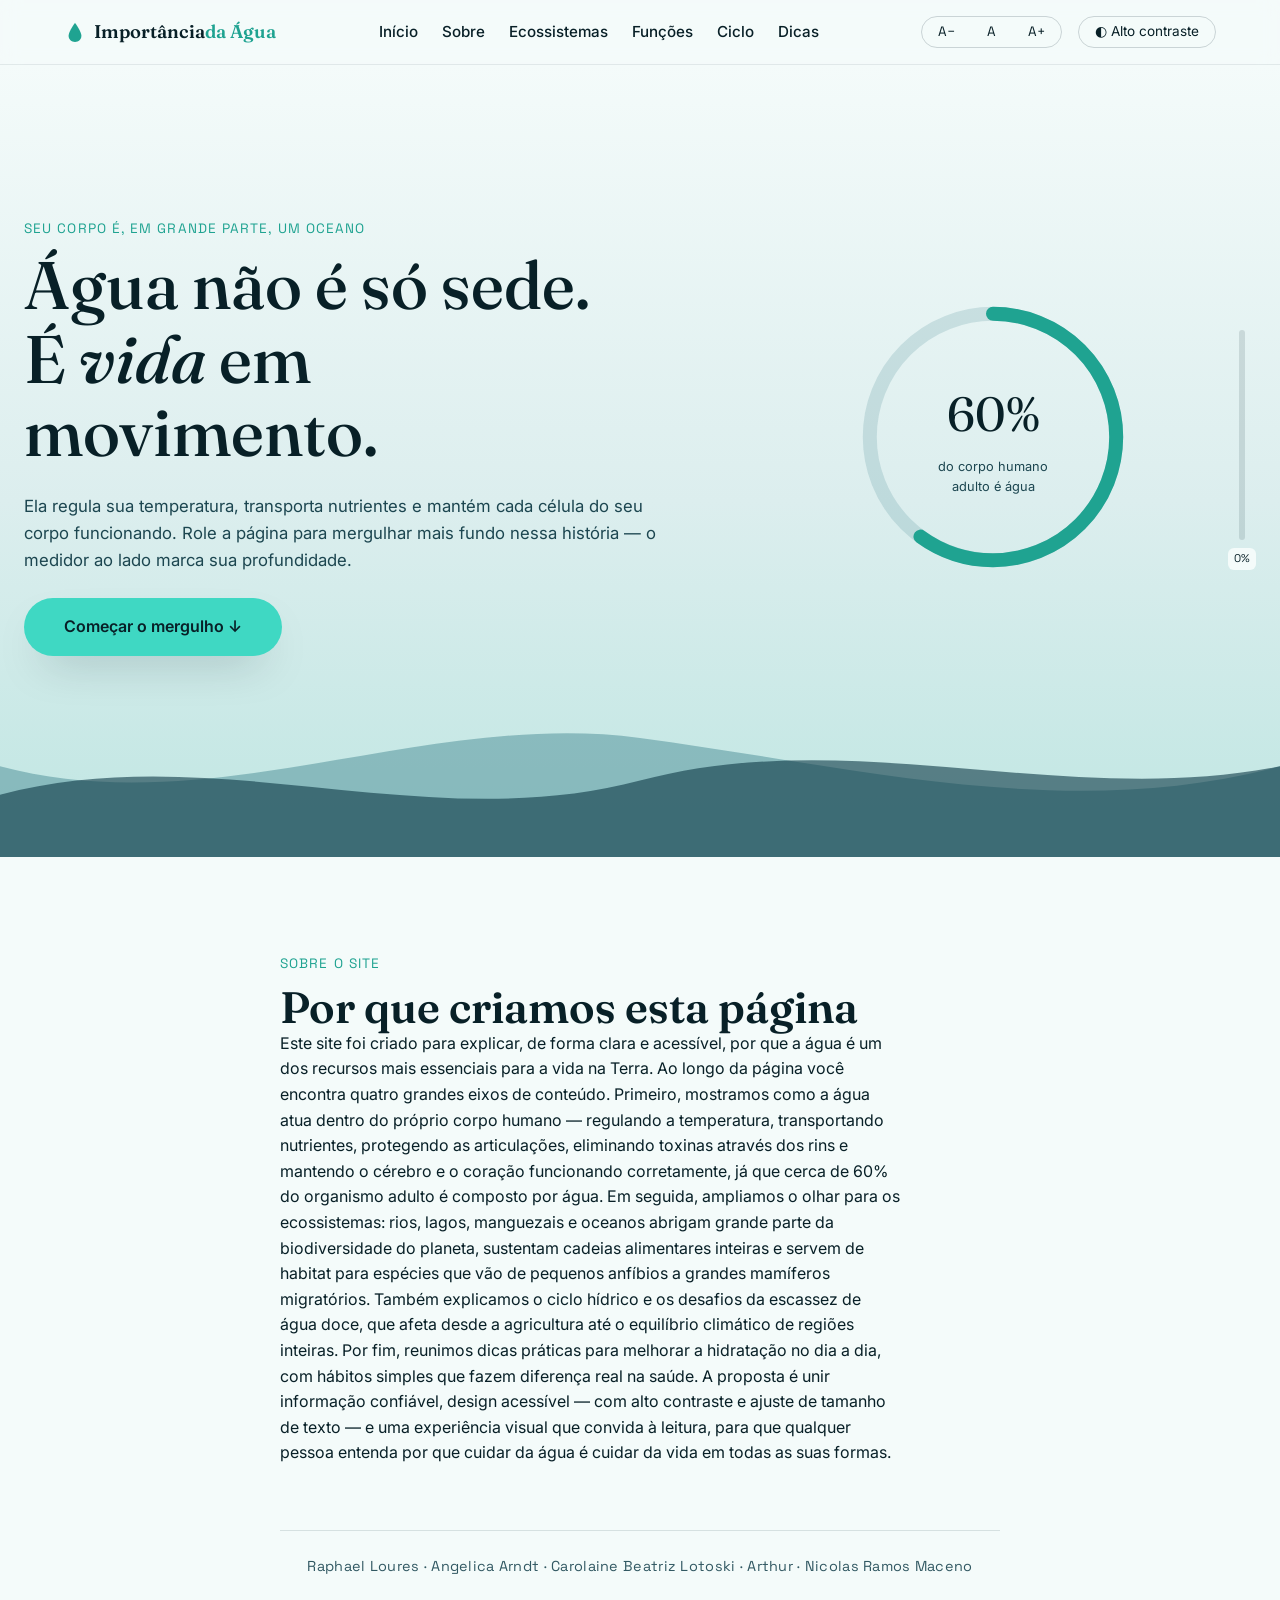
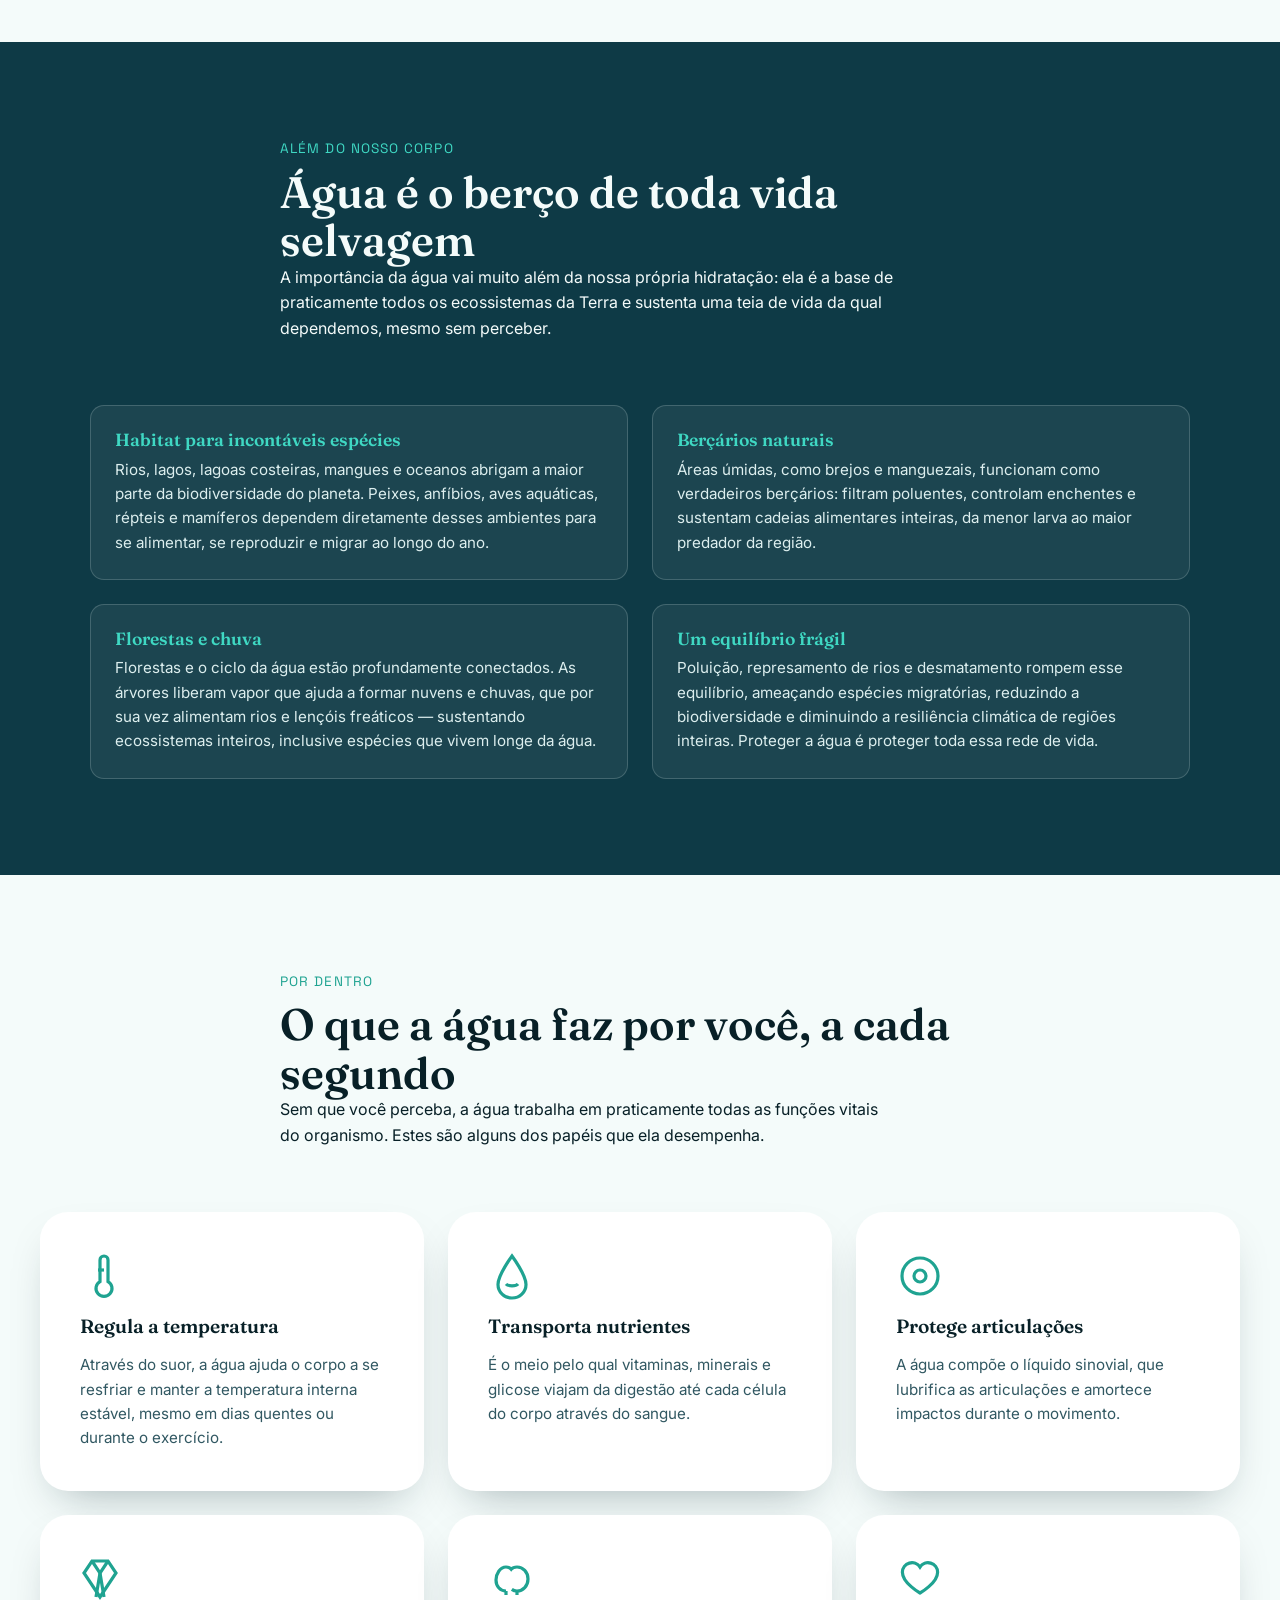
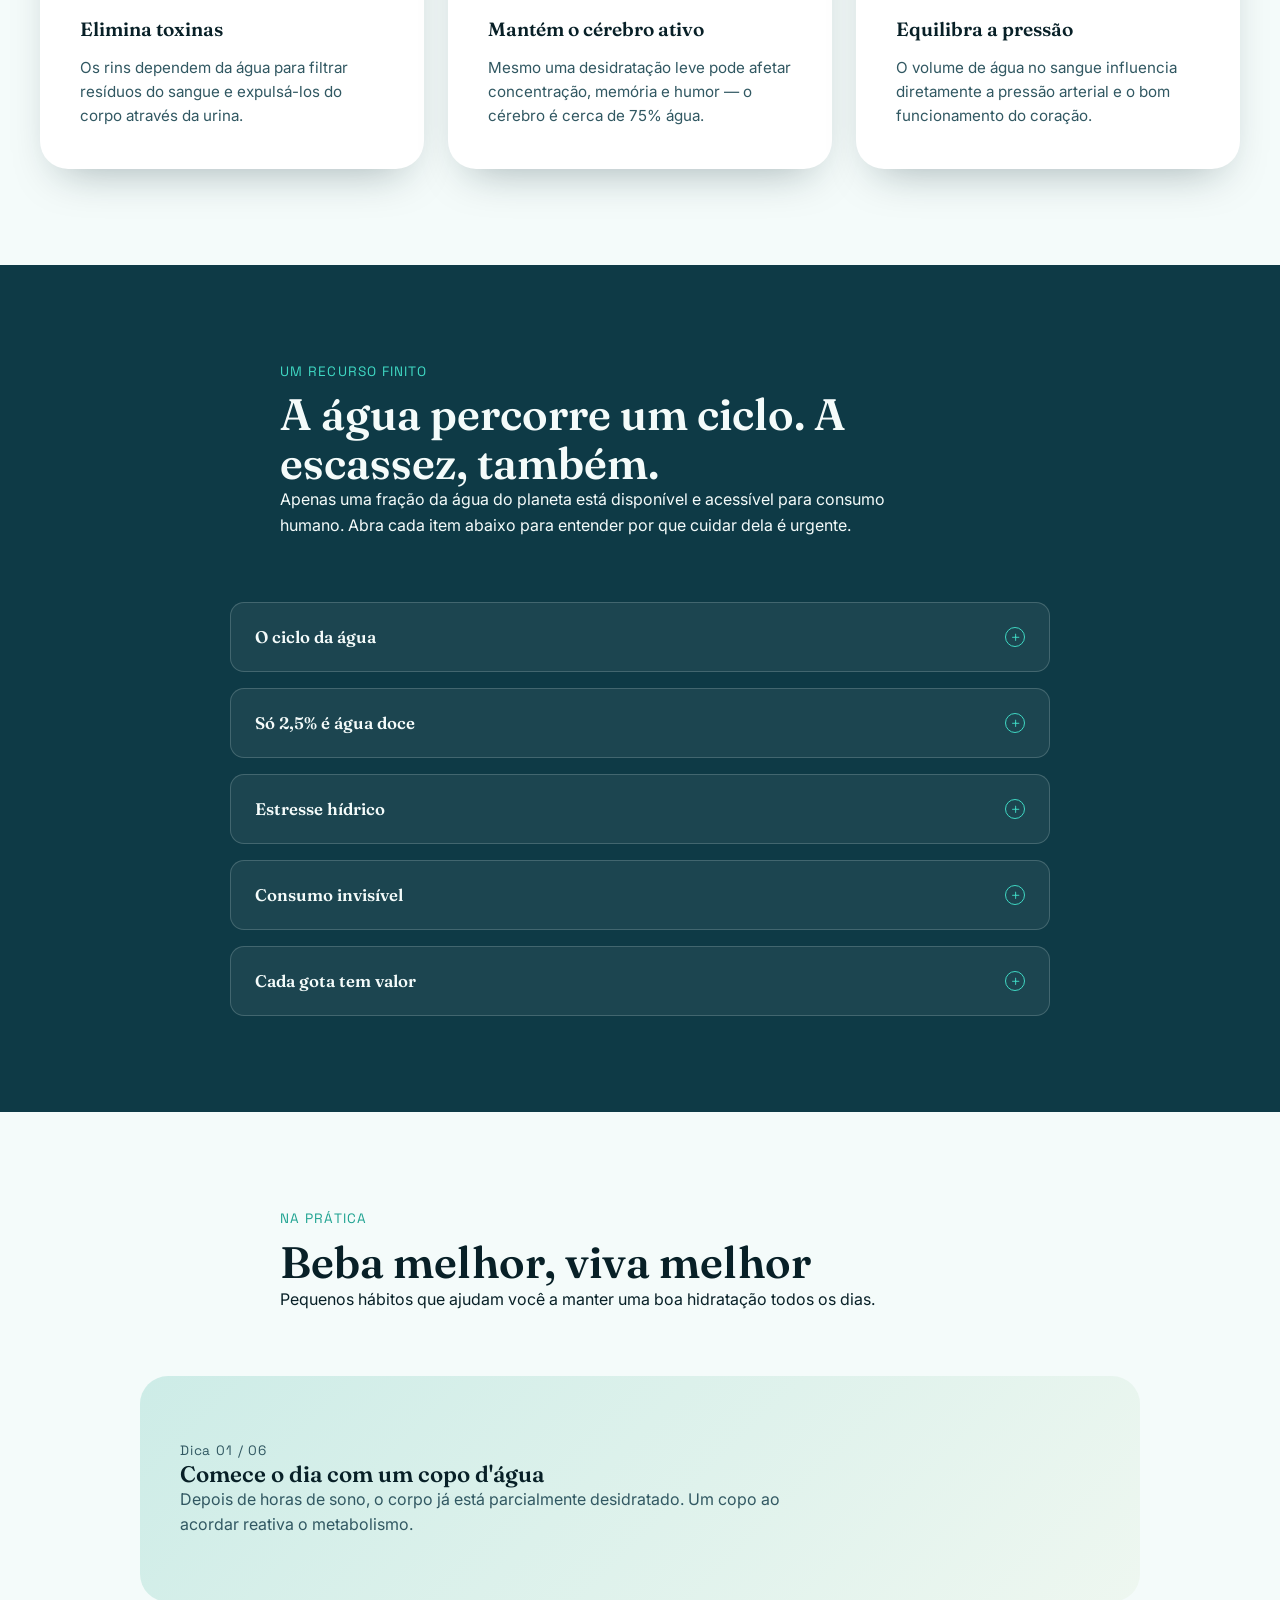
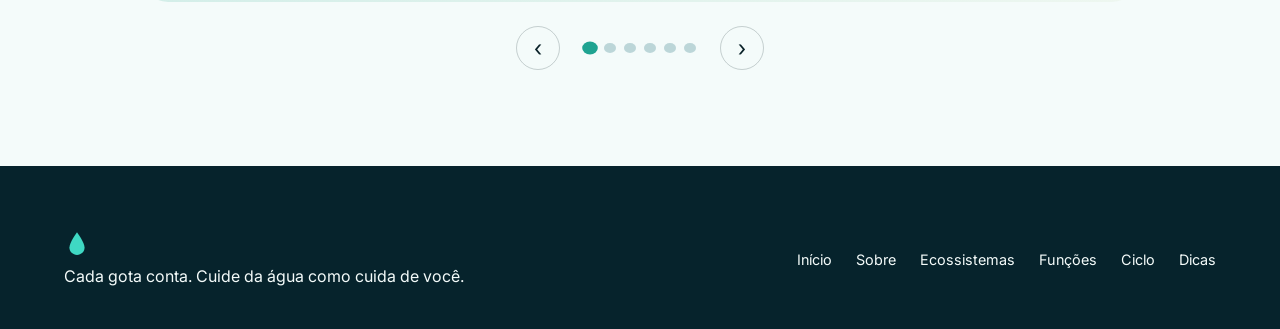
<file: index.html>
<!DOCTYPE html>
<html lang="pt-BR">
<head>
  <meta charset="UTF-8" />
  <meta name="viewport" content="width=device-width, initial-scale=1.0" />
  <title>Importância da Água</title>
  <meta name="description" content="Um mergulho visual pela importância da água: o que ela faz pelo corpo, como o ciclo hídrico funciona e como se hidratar melhor no dia a dia." />

  <link rel="preconnect" href="https://fonts.googleapis.com" />
  <link rel="preconnect" href="https://fonts.gstatic.com" crossorigin />
  <link href="https://fonts.googleapis.com/css2?family=Fraunces:opsz,wght@9..144,400;9..144,500;9..144,600;9..144,700&family=Inter:wght@400;500;600;700&family=Space+Grotesk:wght@500;600&display=swap" rel="stylesheet" />

  <link rel="stylesheet" href="style.css" />
</head>
<body>

  <a class="skip-link" href="#conteudo">Pular para o conteúdo</a>

    <div class="depth-gauge" aria-hidden="true">
    <div class="depth-gauge__track">
      <div class="depth-gauge__fill" id="depthFill"></div>
    </div>
    <span class="depth-gauge__label" id="depthLabel">0%</span>
  </div>

    <header class="site-header" id="topo">
    <div class="site-header__inner">
      <a href="#topo" class="logo" aria-label="Importância da Água, página inicial">
        <span class="logo__drop" aria-hidden="true">
          <svg viewBox="0 0 24 24" fill="none" xmlns="http://www.w3.org/2000/svg">
            <path d="M12 2C12 2 5 11.5 5 16.2C5 20 8.13 23 12 23C15.87 23 19 20 19 16.2C19 11.5 12 2 12 2Z" fill="currentColor"/>
          </svg>
        </span>
        <span class="logo__text">Importância<em>da Água</em></span>
      </a>

      <nav class="site-nav" aria-label="Navegação principal">
        <ul>
          <li><a href="#hero">Início</a></li>
          <li><a href="#sobre">Sobre</a></li>
          <li><a href="#ecossistemas">Ecossistemas</a></li>
          <li><a href="#funcoes">Funções</a></li>
          <li><a href="#ciclo">Ciclo</a></li>
          <li><a href="#dicas">Dicas</a></li>
        </ul>
      </nav>

      <div class="a11y-controls" role="group" aria-label="Controles de acessibilidade">
        <div class="a11y-controls__fontsize" role="group" aria-label="Ajustar tamanho do texto">
          <button type="button" id="fontDecrease" aria-label="Diminuir tamanho do texto">A−</button>
          <button type="button" id="fontReset" aria-label="Restaurar tamanho de texto padrão">A</button>
          <button type="button" id="fontIncrease" aria-label="Aumentar tamanho do texto">A+</button>
        </div>
        <button type="button" id="contrastToggle" class="contrast-toggle" aria-pressed="false">
          <span aria-hidden="true">◐</span> Alto contraste
        </button>
      </div>
    </div>
  </header>

  <main id="conteudo">

        <section id="hero" class="hero" aria-labelledby="hero-title">
      <div class="hero__content reveal">
        <p class="eyebrow">Seu corpo é, em grande parte, um oceano</p>
        <h1 id="hero-title">
          Água não é só sede.<br />
          É <em>vida</em> em movimento.
        </h1>
        <p class="hero__lead">
          Ela regula sua temperatura, transporta nutrientes e mantém cada célula do
          seu corpo funcionando. Role a página para mergulhar mais fundo nessa história —
          o medidor ao lado marca sua profundidade.
        </p>
        <a href="#funcoes" class="btn btn--primary">Começar o mergulho ↓</a>
      </div>

      <div class="hero__stat" aria-hidden="true">
        <div class="water-stat">
          <svg class="water-stat__ring" viewBox="0 0 200 200">
            <circle class="water-stat__track" cx="100" cy="100" r="88" />
            <circle class="water-stat__value" cx="100" cy="100" r="88" />
          </svg>
          <div class="water-stat__center">
            <span class="water-stat__number">60%</span>
            <span class="water-stat__caption">do corpo humano<br />adulto é água</span>
          </div>
        </div>
      </div>

      <div class="hero__waves" aria-hidden="true">
        <svg viewBox="0 0 1440 200" preserveAspectRatio="none">
          <path class="wave wave--back" d="M0,96 C240,160 480,32 720,64 C960,96 1200,160 1440,96 L1440,200 L0,200 Z"></path>
          <path class="wave wave--front" d="M0,128 C240,64 480,176 720,112 C960,48 1200,144 1440,96 L1440,200 L0,200 Z"></path>
        </svg>
      </div>
    </section>

        <section id="sobre" class="section section--light section--sobre" aria-labelledby="sobre-title">
      <div class="section__intro reveal">
        <p class="eyebrow">Sobre o site</p>
        <h2 id="sobre-title">Por que criamos esta página</h2>
        <p>
          Este site foi criado para explicar, de forma clara e acessível, por que a água é um
          dos recursos mais essenciais para a vida na Terra. Ao longo da página você encontra
          quatro grandes eixos de conteúdo. Primeiro, mostramos como a água atua dentro do
          próprio corpo humano — regulando a temperatura, transportando nutrientes, protegendo
          as articulações, eliminando toxinas através dos rins e mantendo o cérebro e o coração
          funcionando corretamente, já que cerca de 60% do organismo adulto é composto por água.
          Em seguida, ampliamos o olhar para os ecossistemas: rios, lagos, manguezais e oceanos
          abrigam grande parte da biodiversidade do planeta, sustentam cadeias alimentares
          inteiras e servem de habitat para espécies que vão de pequenos anfíbios a grandes
          mamíferos migratórios. Também explicamos o ciclo hídrico e os desafios da escassez de
          água doce, que afeta desde a agricultura até o equilíbrio climático de regiões
          inteiras. Por fim, reunimos dicas práticas para melhorar a hidratação no dia a dia,
          com hábitos simples que fazem diferença real na saúde. A proposta é unir informação
          confiável, design acessível — com alto contraste e ajuste de tamanho de texto — e uma
          experiência visual que convida à leitura, para que qualquer pessoa entenda por que
          cuidar da água é cuidar da vida em todas as suas formas.
        </p>
      </div>

      <p class="team-line reveal" aria-labelledby="equipe-title">
        <span class="sr-only" id="equipe-title">Integrantes do grupo</span>
        Raphael Loures · Angelica Arndt · Carolaine Beatriz Lotoski · Arthur · Nicolas Ramos Maceno
      </p>
    </section>

    <section id="ecossistemas" class="section section--deep" aria-labelledby="eco-title">
      <div class="section__intro reveal">
        <p class="eyebrow">Além do nosso corpo</p>
        <h2 id="eco-title">Água é o berço de toda vida selvagem</h2>
        <p>
          A importância da água vai muito além da nossa própria hidratação: ela é a base de
          praticamente todos os ecossistemas da Terra e sustenta uma teia de vida da qual
          dependemos, mesmo sem perceber.
        </p>
      </div>

      <div class="eco-grid reveal">
        <article class="eco-block">
          <h3>Habitat para incontáveis espécies</h3>
          <p>
            Rios, lagos, lagoas costeiras, mangues e oceanos abrigam a maior parte da
            biodiversidade do planeta. Peixes, anfíbios, aves aquáticas, répteis e mamíferos
            dependem diretamente desses ambientes para se alimentar, se reproduzir e migrar
            ao longo do ano.
          </p>
        </article>
        <article class="eco-block">
          <h3>Berçários naturais</h3>
          <p>
            Áreas úmidas, como brejos e manguezais, funcionam como verdadeiros berçários:
            filtram poluentes, controlam enchentes e sustentam cadeias alimentares inteiras,
            da menor larva ao maior predador da região.
          </p>
        </article>
        <article class="eco-block">
          <h3>Florestas e chuva</h3>
          <p>
            Florestas e o ciclo da água estão profundamente conectados. As árvores liberam
            vapor que ajuda a formar nuvens e chuvas, que por sua vez alimentam rios e lençóis
            freáticos — sustentando ecossistemas inteiros, inclusive espécies que vivem longe
            da água.
          </p>
        </article>
        <article class="eco-block">
          <h3>Um equilíbrio frágil</h3>
          <p>
            Poluição, represamento de rios e desmatamento rompem esse equilíbrio, ameaçando
            espécies migratórias, reduzindo a biodiversidade e diminuindo a resiliência
            climática de regiões inteiras. Proteger a água é proteger toda essa rede de vida.
          </p>
        </article>
      </div>
    </section>

    <section id="funcoes" class="section section--light" aria-labelledby="funcoes-title">
      <div class="section__intro reveal">
        <p class="eyebrow">Por dentro</p>
        <h2 id="funcoes-title">O que a água faz por você, a cada segundo</h2>
        <p>
          Sem que você perceba, a água trabalha em praticamente todas as funções
          vitais do organismo. Estes são alguns dos papéis que ela desempenha.
        </p>
      </div>

      <div class="cards-grid reveal" id="cardsGrid" role="list" aria-label="Funções da água no corpo humano">
              </div>
    </section>

        <section id="ciclo" class="section section--deep" aria-labelledby="ciclo-title">
      <div class="section__intro reveal">
        <p class="eyebrow">Um recurso finito</p>
        <h2 id="ciclo-title">A água percorre um ciclo. A escassez, também.</h2>
        <p>
          Apenas uma fração da água do planeta está disponível e acessível para
          consumo humano. Abra cada item abaixo para entender por que cuidar
          dela é urgente.
        </p>
      </div>

      <div class="accordion reveal" id="accordion">
              </div>
    </section>

        <section id="dicas" class="section section--light" aria-labelledby="dicas-title">
      <div class="section__intro reveal">
        <p class="eyebrow">Na prática</p>
        <h2 id="dicas-title">Beba melhor, viva melhor</h2>
        <p>Pequenos hábitos que ajudam você a manter uma boa hidratação todos os dias.</p>
      </div>

      <div class="carousel reveal" id="carousel" aria-roledescription="carrossel" aria-label="Dicas de hidratação">
        <div class="carousel__viewport">
          <ul class="carousel__track" id="carouselTrack">
                      </ul>
        </div>

        <div class="carousel__controls">
          <button type="button" class="carousel__btn" id="carouselPrev" aria-label="Dica anterior">‹</button>
          <div class="carousel__dots" id="carouselDots" role="tablist" aria-label="Selecionar dica"></div>
          <button type="button" class="carousel__btn" id="carouselNext" aria-label="Próxima dica">›</button>
        </div>

        <p class="sr-only" id="carouselStatus" aria-live="polite"></p>
      </div>
    </section>

  </main>

    <footer class="site-footer section--abyss">
    <div class="site-footer__inner">
      <div class="site-footer__brand">
        <span class="logo__drop" aria-hidden="true">
          <svg viewBox="0 0 24 24" fill="none" xmlns="http://www.w3.org/2000/svg">
            <path d="M12 2C12 2 5 11.5 5 16.2C5 20 8.13 23 12 23C15.87 23 19 20 19 16.2C19 11.5 12 2 12 2Z" fill="currentColor"/>
          </svg>
        </span>
        <p>Cada gota conta. Cuide da água como cuida de você.</p>
      </div>

      <nav aria-label="Links do rodapé">
        <ul>
          <li><a href="#hero">Início</a></li>
          <li><a href="#sobre">Sobre</a></li>
          <li><a href="#ecossistemas">Ecossistemas</a></li>
          <li><a href="#funcoes">Funções</a></li>
          <li><a href="#ciclo">Ciclo</a></li>
          <li><a href="#dicas">Dicas</a></li>
        </ul>
      </nav>
    </div>
  </footer>

  <script src="script.js"></script>
</body>
</html>
</file>
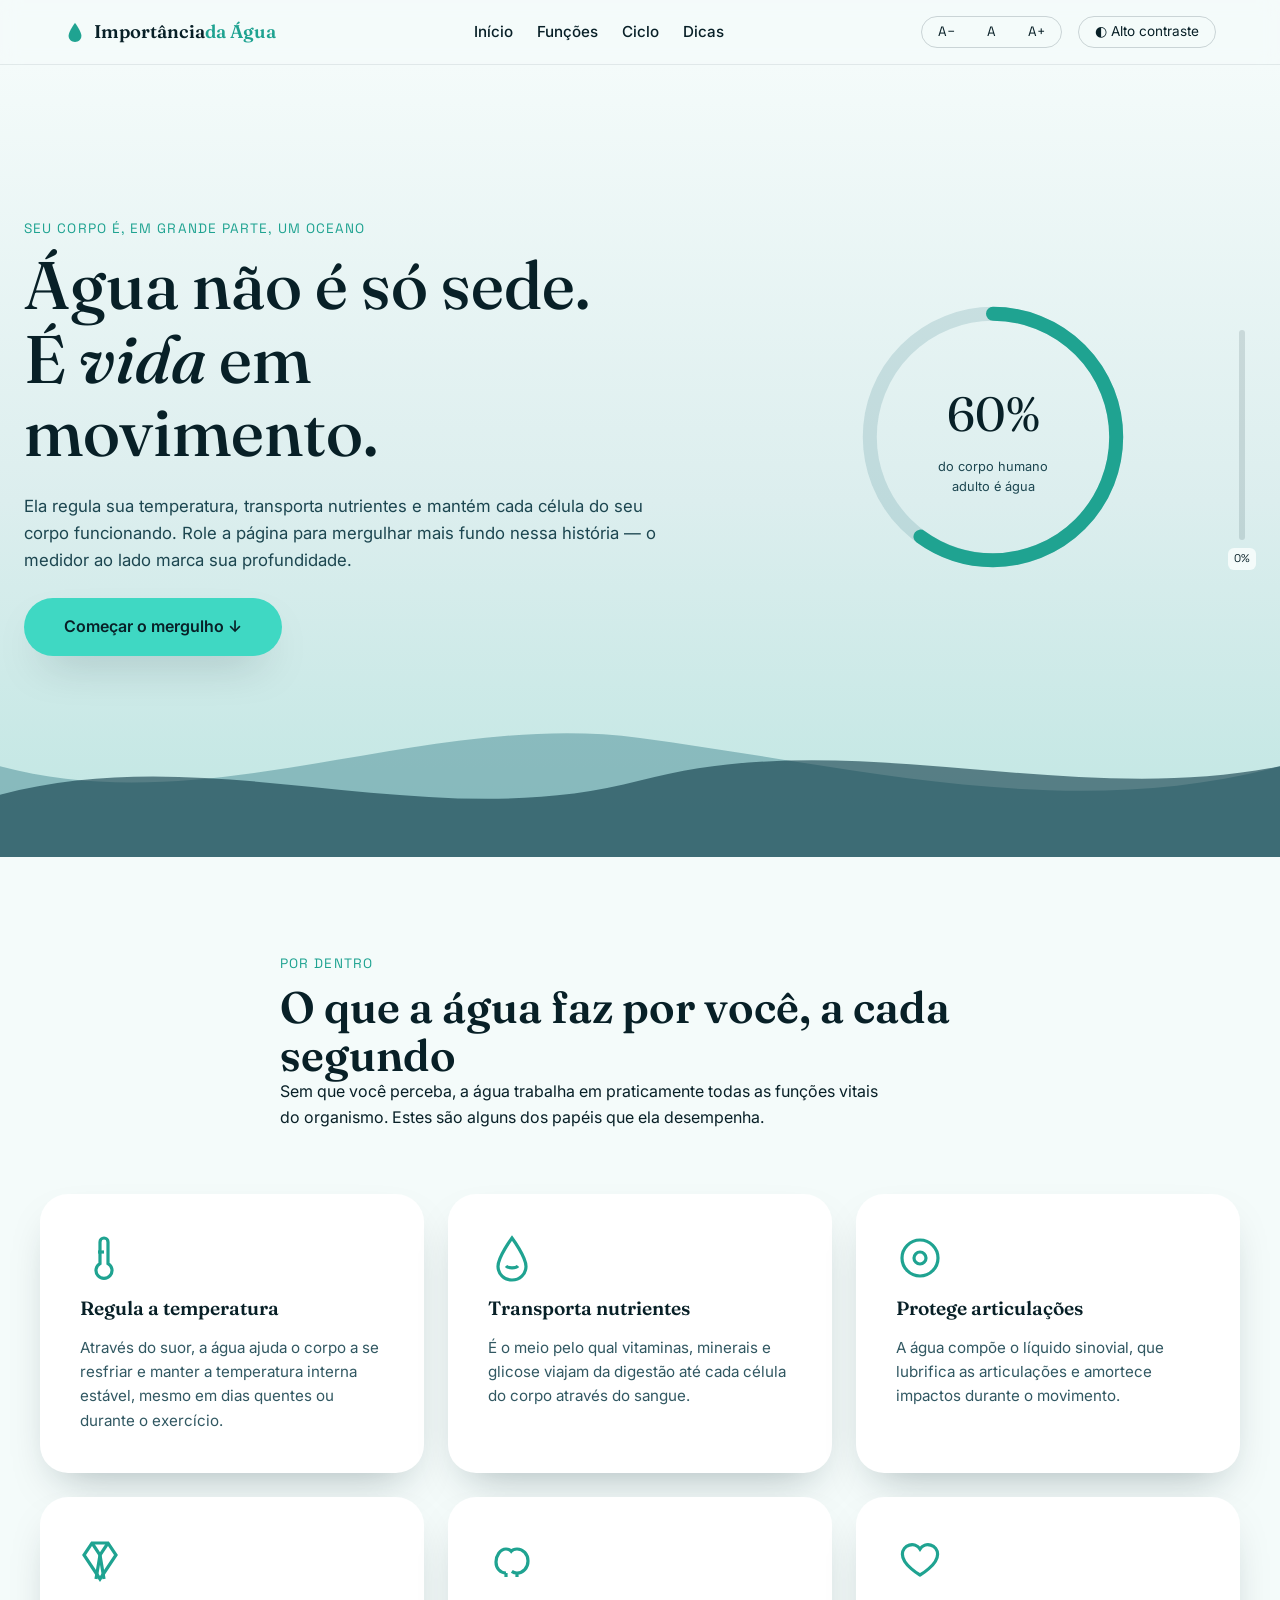
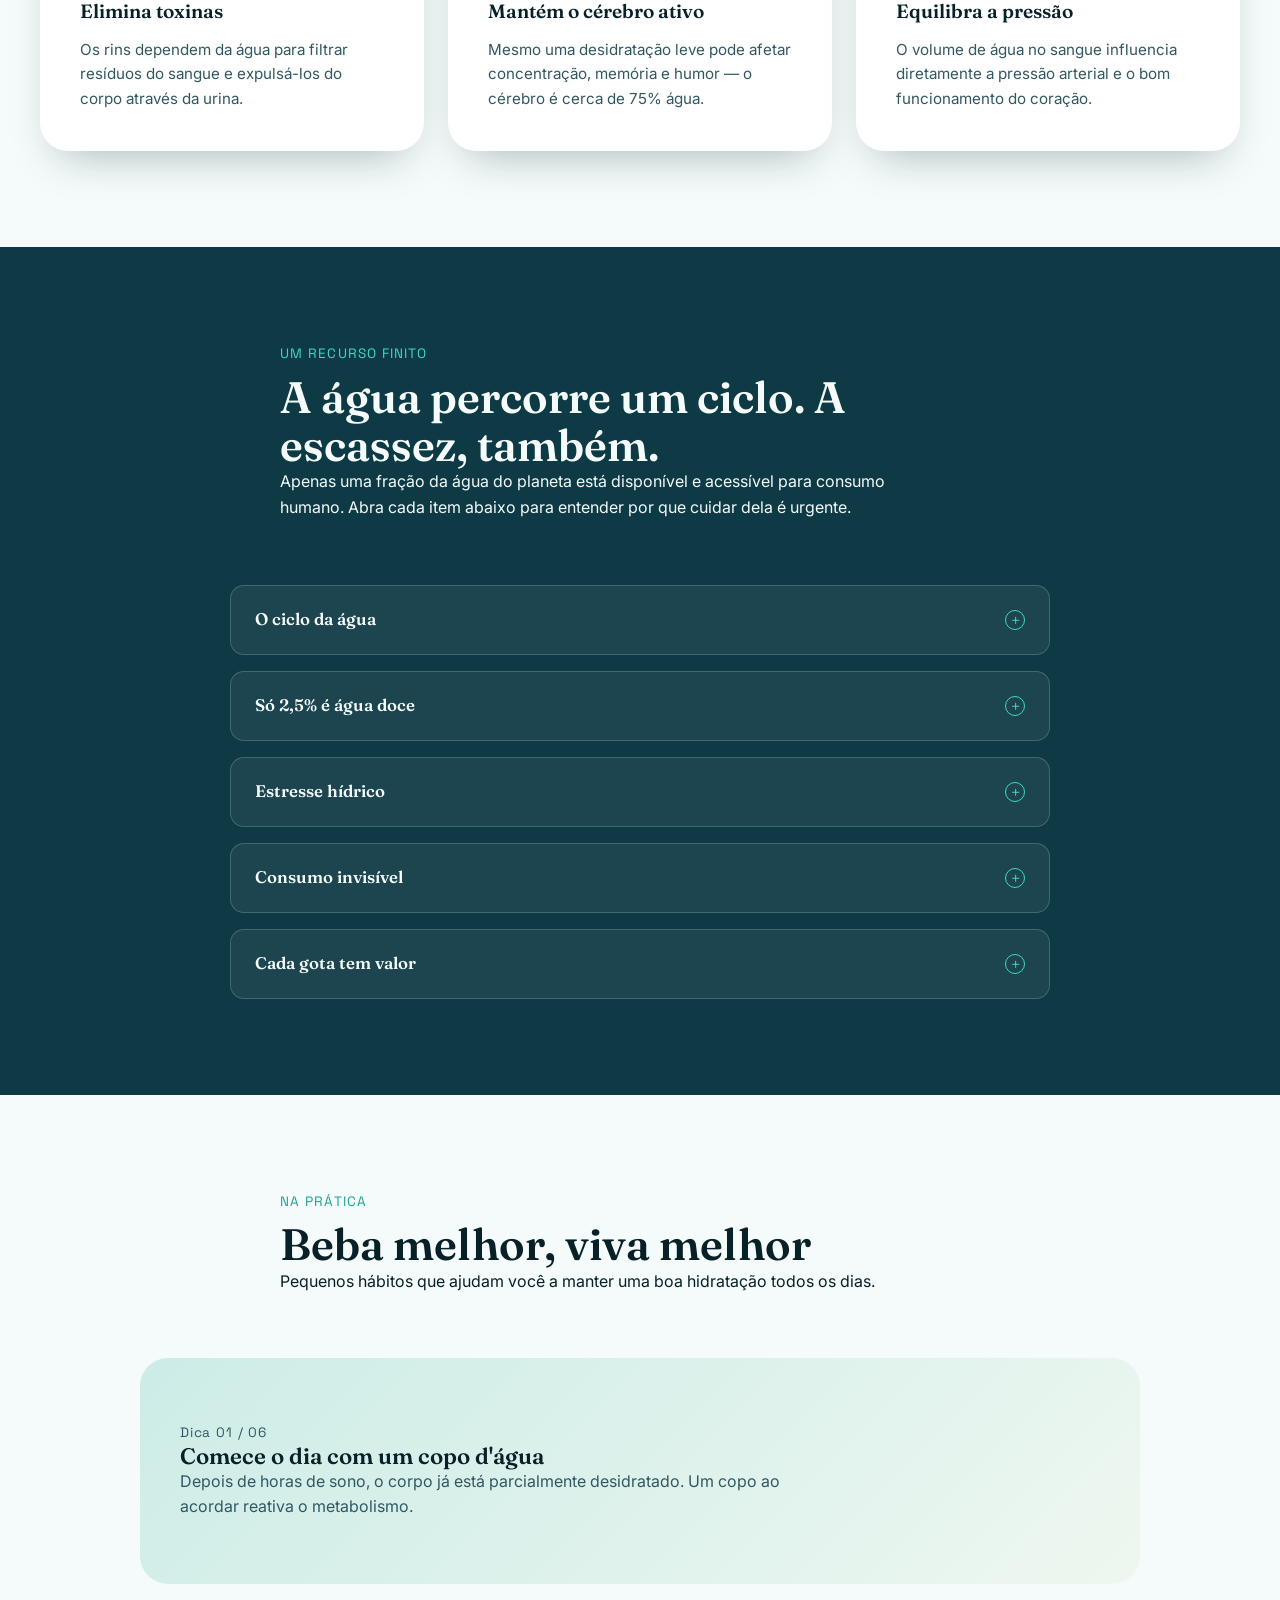
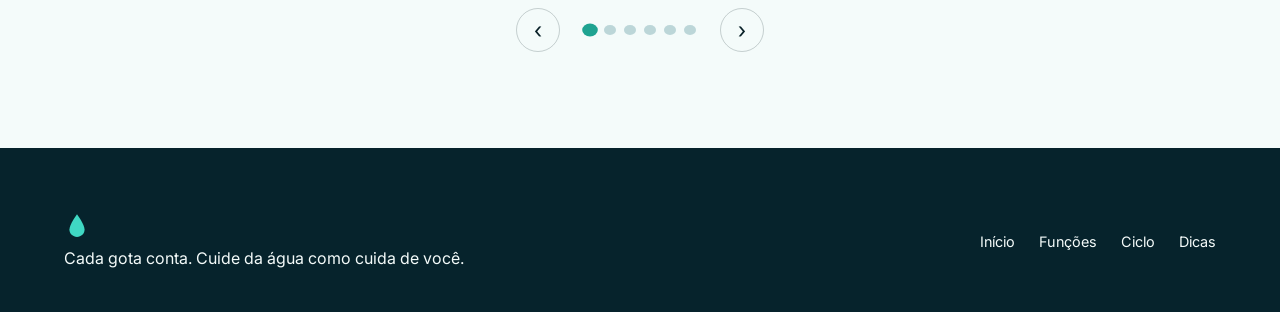
<file: index(1).html>
<!DOCTYPE html>
<html lang="pt-BR">
<head>
  <meta charset="UTF-8" />
  <meta name="viewport" content="width=device-width, initial-scale=1.0" />
  <title>Importância da Água</title>
  <meta name="description" content="Um mergulho visual pela importância da água: o que ela faz pelo corpo, como o ciclo hídrico funciona e como se hidratar melhor no dia a dia." />

  <link rel="preconnect" href="https://fonts.googleapis.com" />
  <link rel="preconnect" href="https://fonts.gstatic.com" crossorigin />
  <link href="https://fonts.googleapis.com/css2?family=Fraunces:opsz,wght@9..144,400;9..144,500;9..144,600;9..144,700&family=Inter:wght@400;500;600;700&family=Space+Grotesk:wght@500;600&display=swap" rel="stylesheet" />

  <link rel="stylesheet" href="style.css" />
</head>
<body>

  <a class="skip-link" href="#conteudo">Pular para o conteúdo</a>

    <div class="depth-gauge" aria-hidden="true">
    <div class="depth-gauge__track">
      <div class="depth-gauge__fill" id="depthFill"></div>
    </div>
    <span class="depth-gauge__label" id="depthLabel">0%</span>
  </div>

    <header class="site-header" id="topo">
    <div class="site-header__inner">
      <a href="#topo" class="logo" aria-label="Importância da Água, página inicial">
        <span class="logo__drop" aria-hidden="true">
          <svg viewBox="0 0 24 24" fill="none" xmlns="http://www.w3.org/2000/svg">
            <path d="M12 2C12 2 5 11.5 5 16.2C5 20 8.13 23 12 23C15.87 23 19 20 19 16.2C19 11.5 12 2 12 2Z" fill="currentColor"/>
          </svg>
        </span>
        <span class="logo__text">Importância<em>da Água</em></span>
      </a>

      <nav class="site-nav" aria-label="Navegação principal">
        <ul>
          <li><a href="#hero">Início</a></li>
          <li><a href="#funcoes">Funções</a></li>
          <li><a href="#ciclo">Ciclo</a></li>
          <li><a href="#dicas">Dicas</a></li>
        </ul>
      </nav>

      <div class="a11y-controls" role="group" aria-label="Controles de acessibilidade">
        <div class="a11y-controls__fontsize" role="group" aria-label="Ajustar tamanho do texto">
          <button type="button" id="fontDecrease" aria-label="Diminuir tamanho do texto">A−</button>
          <button type="button" id="fontReset" aria-label="Restaurar tamanho de texto padrão">A</button>
          <button type="button" id="fontIncrease" aria-label="Aumentar tamanho do texto">A+</button>
        </div>
        <button type="button" id="contrastToggle" class="contrast-toggle" aria-pressed="false">
          <span aria-hidden="true">◐</span> Alto contraste
        </button>
      </div>
    </div>
  </header>

  <main id="conteudo">

        <section id="hero" class="hero" aria-labelledby="hero-title">
      <div class="hero__content reveal">
        <p class="eyebrow">Seu corpo é, em grande parte, um oceano</p>
        <h1 id="hero-title">
          Água não é só sede.<br />
          É <em>vida</em> em movimento.
        </h1>
        <p class="hero__lead">
          Ela regula sua temperatura, transporta nutrientes e mantém cada célula do
          seu corpo funcionando. Role a página para mergulhar mais fundo nessa história —
          o medidor ao lado marca sua profundidade.
        </p>
        <a href="#funcoes" class="btn btn--primary">Começar o mergulho ↓</a>
      </div>

      <div class="hero__stat" aria-hidden="true">
        <div class="water-stat">
          <svg class="water-stat__ring" viewBox="0 0 200 200">
            <circle class="water-stat__track" cx="100" cy="100" r="88" />
            <circle class="water-stat__value" cx="100" cy="100" r="88" />
          </svg>
          <div class="water-stat__center">
            <span class="water-stat__number">60%</span>
            <span class="water-stat__caption">do corpo humano<br />adulto é água</span>
          </div>
        </div>
      </div>

      <div class="hero__waves" aria-hidden="true">
        <svg viewBox="0 0 1440 200" preserveAspectRatio="none">
          <path class="wave wave--back" d="M0,96 C240,160 480,32 720,64 C960,96 1200,160 1440,96 L1440,200 L0,200 Z"></path>
          <path class="wave wave--front" d="M0,128 C240,64 480,176 720,112 C960,48 1200,144 1440,96 L1440,200 L0,200 Z"></path>
        </svg>
      </div>
    </section>

        <section id="funcoes" class="section section--light" aria-labelledby="funcoes-title">
      <div class="section__intro reveal">
        <p class="eyebrow">Por dentro</p>
        <h2 id="funcoes-title">O que a água faz por você, a cada segundo</h2>
        <p>
          Sem que você perceba, a água trabalha em praticamente todas as funções
          vitais do organismo. Estes são alguns dos papéis que ela desempenha.
        </p>
      </div>

      <div class="cards-grid reveal" id="cardsGrid" role="list" aria-label="Funções da água no corpo humano">
              </div>
    </section>

        <section id="ciclo" class="section section--deep" aria-labelledby="ciclo-title">
      <div class="section__intro reveal">
        <p class="eyebrow">Um recurso finito</p>
        <h2 id="ciclo-title">A água percorre um ciclo. A escassez, também.</h2>
        <p>
          Apenas uma fração da água do planeta está disponível e acessível para
          consumo humano. Abra cada item abaixo para entender por que cuidar
          dela é urgente.
        </p>
      </div>

      <div class="accordion reveal" id="accordion">
              </div>
    </section>

        <section id="dicas" class="section section--light" aria-labelledby="dicas-title">
      <div class="section__intro reveal">
        <p class="eyebrow">Na prática</p>
        <h2 id="dicas-title">Beba melhor, viva melhor</h2>
        <p>Pequenos hábitos que ajudam você a manter uma boa hidratação todos os dias.</p>
      </div>

      <div class="carousel reveal" id="carousel" aria-roledescription="carrossel" aria-label="Dicas de hidratação">
        <div class="carousel__viewport">
          <ul class="carousel__track" id="carouselTrack">
                      </ul>
        </div>

        <div class="carousel__controls">
          <button type="button" class="carousel__btn" id="carouselPrev" aria-label="Dica anterior">‹</button>
          <div class="carousel__dots" id="carouselDots" role="tablist" aria-label="Selecionar dica"></div>
          <button type="button" class="carousel__btn" id="carouselNext" aria-label="Próxima dica">›</button>
        </div>

        <p class="sr-only" id="carouselStatus" aria-live="polite"></p>
      </div>
    </section>

  </main>

    <footer class="site-footer section--abyss">
    <div class="site-footer__inner">
      <div class="site-footer__brand">
        <span class="logo__drop" aria-hidden="true">
          <svg viewBox="0 0 24 24" fill="none" xmlns="http://www.w3.org/2000/svg">
            <path d="M12 2C12 2 5 11.5 5 16.2C5 20 8.13 23 12 23C15.87 23 19 20 19 16.2C19 11.5 12 2 12 2Z" fill="currentColor"/>
          </svg>
        </span>
        <p>Cada gota conta. Cuide da água como cuida de você.</p>
      </div>

      <nav aria-label="Links do rodapé">
        <ul>
          <li><a href="#hero">Início</a></li>
          <li><a href="#funcoes">Funções</a></li>
          <li><a href="#ciclo">Ciclo</a></li>
          <li><a href="#dicas">Dicas</a></li>
        </ul>
      </nav>
    </div>
  </footer>

  <script src="script.js"></script>
</body>
</html>
</file>
<file: style.css>
:root {
    --color-abyss: #06232c;
  --color-deep: #0e3a46;
  --color-mid: #146674;
  --color-accent: #3fd8c3;
  --color-accent-dark: #1fa391;
  --color-sand: #e8c99b;
  --color-foam: #f4fbfa;
  --color-mist: #dceeee;
  --color-ink: #082027;

  --bg-page: var(--color-foam);
  --text-on-light: var(--color-ink);
  --text-on-dark: var(--color-foam);

    --space-1: 0.25rem;
  --space-2: 0.5rem;
  --space-3: 1rem;
  --space-4: 1.5rem;
  --space-5: 2.5rem;
  --space-6: 4rem;
  --space-7: 6rem;
  --space-8: 9rem;

    --radius-sm: 6px;
  --radius-md: 14px;
  --radius-lg: 28px;
  --radius-pill: 999px;

    --font-display: "Fraunces", Georgia, serif;
  --font-body: "Inter", -apple-system, BlinkMacSystemFont, sans-serif;
  --font-mono: "Space Grotesk", var(--font-body);

    --font-scale: 1;

    --shadow-soft: 0 20px 45px -20px rgba(6, 35, 44, 0.35);
  --ease-out: cubic-bezier(0.16, 1, 0.3, 1);
  --dur-fast: 180ms;
  --dur-med: 420ms;
}

*, *::before, *::after { box-sizing: border-box; }
html { scroll-behavior: smooth; }
body, h1, h2, h3, p, ul, figure { margin: 0; }
ul { padding: 0; list-style: none; }
img, svg { display: block; max-width: 100%; }
a { color: inherit; text-decoration: none; }
button { font: inherit; color: inherit; background: none; border: none; cursor: pointer; }

@media (prefers-reduced-motion: reduce) {
  html { scroll-behavior: auto; }
  *, *::before, *::after {
    animation-duration: 0.001ms !important;
    animation-iteration-count: 1 !important;
    transition-duration: 0.001ms !important;
    scroll-behavior: auto !important;
  }
}

html { font-size: calc(100% * var(--font-scale)); }

body {
  font-family: var(--font-body);
  background: var(--bg-page);
  color: var(--text-on-light);
  line-height: 1.6;
  -webkit-font-smoothing: antialiased;
}

h1, h2, h3 { font-family: var(--font-display); font-weight: 600; line-height: 1.1; }
h1 { font-size: clamp(2.4rem, 5vw + 1rem, 4.2rem); font-weight: 500; }
h2 { font-size: clamp(1.8rem, 3vw + 1rem, 2.75rem); }

.eyebrow {
  font-family: var(--font-mono);
  font-size: 0.85rem;
  letter-spacing: 0.08em;
  text-transform: uppercase;
  color: var(--color-accent-dark);
  margin-bottom: var(--space-2);
}

.section--deep .eyebrow,
.section--abyss .eyebrow { color: var(--color-accent); }

p { max-width: 62ch; }

.sr-only {
  position: absolute;
  width: 1px; height: 1px;
  padding: 0; margin: -1px;
  overflow: hidden;
  clip: rect(0,0,0,0);
  white-space: nowrap; border: 0;
}

.skip-link {
  position: fixed;
  top: -100px; left: var(--space-3);
  z-index: 1000;
  background: var(--color-accent);
  color: var(--color-ink);
  padding: var(--space-2) var(--space-4);
  border-radius: var(--radius-sm);
  font-weight: 600;
  transition: top var(--dur-fast) var(--ease-out);
}
.skip-link:focus { top: var(--space-3); }

:focus-visible {
  outline: 3px solid var(--color-accent);
  outline-offset: 3px;
  border-radius: var(--radius-sm);
}

.btn {
  display: inline-flex;
  align-items: center;
  gap: var(--space-2);
  padding: var(--space-3) var(--space-5);
  border-radius: var(--radius-pill);
  font-weight: 600;
  transition: transform var(--dur-fast) var(--ease-out), box-shadow var(--dur-fast) var(--ease-out);
}
.btn--primary {
  background: var(--color-accent);
  color: var(--color-ink);
  box-shadow: var(--shadow-soft);
}
.btn--primary:hover { transform: translateY(-3px); }

.reveal {
  opacity: 0;
  transform: translateY(28px);
  transition: opacity 700ms var(--ease-out), transform 700ms var(--ease-out);
}
.reveal.is-visible { opacity: 1; transform: translateY(0); }

.site-header {
  position: sticky;
  top: 0;
  z-index: 100;
  background: rgba(244, 251, 250, 0.82);
  backdrop-filter: blur(10px);
  border-bottom: 1px solid rgba(6, 35, 44, 0.08);
}

.site-header__inner {
  max-width: 1200px;
  margin: 0 auto;
  padding: var(--space-3) var(--space-4);
  display: flex;
  align-items: center;
  justify-content: space-between;
  gap: var(--space-3);
  flex-wrap: wrap;
}

.logo {
  display: inline-flex;
  align-items: center;
  gap: var(--space-2);
  font-family: var(--font-display);
  font-size: 1.15rem;
  font-weight: 600;
}
.logo__drop { width: 22px; height: 22px; color: var(--color-accent-dark); }
.logo__text em { font-style: normal; color: var(--color-accent-dark); }

.site-nav ul {
  display: flex;
  gap: var(--space-4);
  font-weight: 500;
  font-size: 0.95rem;
}
.site-nav a { position: relative; padding-block: var(--space-1); }
.site-nav a::after {
  content: "";
  position: absolute;
  left: 0; bottom: -2px;
  width: 0; height: 2px;
  background: var(--color-accent-dark);
  transition: width var(--dur-fast) var(--ease-out);
}
.site-nav a:hover::after { width: 100%; }

.a11y-controls {
  display: flex;
  align-items: center;
  gap: var(--space-3);
}
.a11y-controls__fontsize {
  display: flex;
  border: 1px solid rgba(6, 35, 44, 0.18);
  border-radius: var(--radius-pill);
  overflow: hidden;
}
.a11y-controls__fontsize button {
  padding: var(--space-1) var(--space-3);
  font-family: var(--font-mono);
  font-size: 0.85rem;
}
.a11y-controls__fontsize button:hover,
.contrast-toggle:hover { background: var(--color-mist); }

.contrast-toggle {
  border: 1px solid rgba(6, 35, 44, 0.18);
  border-radius: var(--radius-pill);
  padding: var(--space-1) var(--space-3);
  font-size: 0.85rem;
  display: inline-flex;
  align-items: center;
  gap: var(--space-1);
}
.contrast-toggle[aria-pressed="true"] {
  background: var(--color-ink);
  color: var(--color-foam);
}

@media (max-width: 760px) {
  .site-nav { order: 3; width: 100%; }
  .site-nav ul { justify-content: center; gap: var(--space-3); font-size: 0.85rem; }
  .a11y-controls { margin-left: auto; }
}

.hero {
  position: relative;
  overflow: hidden;
  min-height: 88vh;
  display: grid;
  grid-template-columns: 1fr;
  align-items: center;
  gap: var(--space-6);
  padding: var(--space-7) var(--space-4) var(--space-8);
  background: linear-gradient(180deg, var(--color-foam) 0%, var(--color-mist) 55%, #bfe6e2 100%);
}

.hero__content { max-width: 640px; margin-inline: auto; text-align: left; z-index: 2; }
.hero__lead { margin-block: var(--space-4); font-size: 1.05rem; color: #1c4650; }

.hero__stat { display: flex; justify-content: center; z-index: 2; }
.water-stat { position: relative; width: min(280px, 70vw); aspect-ratio: 1; }
.water-stat__ring { width: 100%; height: 100%; transform: rotate(-90deg); }
.water-stat__track, .water-stat__value {
  fill: none;
  stroke-width: 10;
  cx: 100; cy: 100; r: 88;
}
.water-stat__track { stroke: rgba(20, 102, 116, 0.15); }
.water-stat__value {
  stroke: var(--color-accent-dark);
  stroke-linecap: round;
  stroke-dasharray: 552.9;
  stroke-dashoffset: 221.16; }
.water-stat__center {
  position: absolute; inset: 0;
  display: flex; flex-direction: column;
  align-items: center; justify-content: center;
  text-align: center;
}
.water-stat__number {
  font-family: var(--font-display);
  font-size: 3rem;
  color: var(--color-ink);
}
.water-stat__caption { font-size: 0.8rem; color: #1c4650; margin-top: var(--space-1); }

.hero__waves {
  position: absolute;
  left: 0; right: 0; bottom: -2px;
  z-index: 1;
  color: var(--color-mid);
}
.wave { fill: currentColor; }
.wave--back { opacity: 0.35; animation: driftLeft 22s linear infinite; }
.wave--front { opacity: 0.6; color: var(--color-deep); animation: driftRight 16s linear infinite; }

@keyframes driftLeft { from { transform: translateX(0); } to { transform: translateX(-25%); } }
@keyframes driftRight { from { transform: translateX(-15%); } to { transform: translateX(0); } }

@media (min-width: 860px) {
  .hero { grid-template-columns: 1.1fr 0.9fr; text-align: left; }
  .hero__content { margin-inline: 0; }
}

.section {
  padding: var(--space-7) var(--space-4);
}
.section--light { background: var(--color-foam); color: var(--text-on-light); }
.section--deep { background: var(--color-deep); color: var(--text-on-dark); }
.section--abyss { background: var(--color-abyss); color: var(--text-on-dark); }

.section__intro {
  max-width: 720px;
  margin: 0 auto var(--space-6);
  text-align: left;
}

.section--sobre {
  padding-bottom: var(--space-6);
}

.team-line {
  max-width: 720px;
  margin: var(--space-5) auto 0;
  text-align: center;
  font-family: var(--font-mono);
  font-size: 0.9rem;
  letter-spacing: 0.02em;
  color: #315862;
  padding-top: var(--space-4);
  border-top: 1px solid rgba(6, 35, 44, 0.12);
}

body.high-contrast .team-line {
  color: #ffffff;
  border-top-color: #ffffff;
}

.eco-grid {
  display: grid;
  gap: var(--space-4);
  max-width: 1100px;
  margin: 0 auto;
  grid-template-columns: repeat(1, 1fr);
}
@media (min-width: 700px) {
  .eco-grid { grid-template-columns: repeat(2, 1fr); }
}

.eco-block {
  background: rgba(244, 251, 250, 0.06);
  border: 1px solid rgba(244, 251, 250, 0.18);
  border-radius: var(--radius-md);
  padding: var(--space-4);
}
.eco-block h3 {
  font-family: var(--font-display);
  font-size: 1.1rem;
  margin-bottom: var(--space-2);
  color: var(--color-accent);
}
.eco-block p {
  font-size: 0.95rem;
  color: var(--color-mist);
  max-width: none;
}

body.high-contrast .eco-block {
  border: 2px solid #ffffff;
  background: #000000;
}
body.high-contrast .eco-block h3 { color: #ffe066; }
body.high-contrast .eco-block p { color: #ffffff; }

.cards-grid {
  display: grid;
  gap: var(--space-4);
  max-width: 1200px;
  margin: 0 auto;
  grid-template-columns: repeat(1, 1fr);
}
@media (min-width: 620px) { .cards-grid { grid-template-columns: repeat(2, 1fr); } }
@media (min-width: 980px) { .cards-grid { grid-template-columns: repeat(3, 1fr); } }

.card {
  background: #fff;
  border-radius: var(--radius-lg);
  padding: var(--space-5);
  box-shadow: var(--shadow-soft);
  display: flex;
  flex-direction: column;
  gap: var(--space-3);
  transition: transform var(--dur-med) var(--ease-out);
}
.card:hover { transform: translateY(-6px); }
.card__icon {
  width: 48px; height: 48px;
  color: var(--color-accent-dark);
}
.card__icon svg { width: 100%; height: 100%; }
.card__title { font-family: var(--font-display); font-size: 1.2rem; font-weight: 600; }
.card__desc { font-size: 0.95rem; color: #315862; }

.accordion {
  max-width: 820px;
  margin: 0 auto;
  display: flex;
  flex-direction: column;
  gap: var(--space-3);
}
.accordion__item {
  background: rgba(244, 251, 250, 0.06);
  border: 1px solid rgba(244, 251, 250, 0.18);
  border-radius: var(--radius-md);
  overflow: hidden;
}
.accordion__trigger {
  width: 100%;
  display: flex;
  align-items: center;
  justify-content: space-between;
  gap: var(--space-3);
  padding: var(--space-4);
  text-align: left;
  font-family: var(--font-display);
  font-size: 1.05rem;
}
.accordion__trigger:hover { background: rgba(244, 251, 250, 0.08); }
.accordion__icon {
  flex-shrink: 0;
  width: 20px; height: 20px;
  border-radius: 50%;
  border: 1px solid var(--color-accent);
  display: grid; place-items: center;
  transition: transform var(--dur-med) var(--ease-out);
  color: var(--color-accent);
}
.accordion__trigger[aria-expanded="true"] .accordion__icon { transform: rotate(45deg); }

.accordion__panel {
  display: grid;
  grid-template-rows: 0fr;
  transition: grid-template-rows var(--dur-med) var(--ease-out);
}
.accordion__panel[data-open="true"] { grid-template-rows: 1fr; }
.accordion__panel-inner { overflow: hidden; }
.accordion__panel-inner p {
  padding: 0 var(--space-4) var(--space-4);
  color: var(--color-mist);
  font-size: 0.95rem;
}

.carousel { max-width: 1000px; margin: 0 auto; }
.carousel__viewport { overflow: hidden; border-radius: var(--radius-lg); }
.carousel__track {
  display: flex;
  transition: transform var(--dur-med) var(--ease-out);
}
.carousel__slide {
  flex: 0 0 100%;
  padding: var(--space-6) var(--space-5);
  display: flex;
  flex-direction: column;
  gap: var(--space-3);
  color: var(--color-ink);
}
.carousel__slide[data-tone="a"] { background: linear-gradient(135deg, #cdece7, #eef7f0); }
.carousel__slide[data-tone="b"] { background: linear-gradient(135deg, #bfe6e2, #dff3ee); }
.carousel__slide[data-tone="c"] { background: linear-gradient(135deg, #e8c99b55, #eef7f0); }

.carousel__slide-number {
  font-family: var(--font-mono);
  color: var(--color-accent-dark);
  font-size: 0.85rem;
  letter-spacing: 0.06em;
}
.carousel__slide h3 { font-size: 1.4rem; }
.carousel__slide p { color: #315862; }

.carousel__controls {
  display: flex;
  align-items: center;
  justify-content: center;
  gap: var(--space-4);
  margin-top: var(--space-4);
}
.carousel__btn {
  width: 44px; height: 44px;
  border-radius: 50%;
  border: 1px solid rgba(8, 32, 39, 0.2);
  font-size: 1.4rem;
  display: grid; place-items: center;
  transition: background var(--dur-fast) var(--ease-out);
}
.carousel__btn:hover { background: var(--color-mist); }
.carousel__dots { display: flex; gap: var(--space-2); }
.carousel__dot {
  width: 10px; height: 10px;
  border-radius: 50%;
  background: rgba(20, 102, 116, 0.25);
  transition: background var(--dur-fast) var(--ease-out), transform var(--dur-fast) var(--ease-out);
}
.carousel__dot[aria-selected="true"] {
  background: var(--color-accent-dark);
  transform: scale(1.3);
}

@media (min-width: 700px) {
  .carousel__slide { flex-direction: row; align-items: center; }
}

.site-footer__inner {
  max-width: 1200px;
  margin: 0 auto;
  padding: var(--space-6) var(--space-4) var(--space-5);
  display: grid;
  gap: var(--space-4);
  text-align: center;
}
.site-footer__brand { display: flex; flex-direction: column; align-items: center; gap: var(--space-2); }
.site-footer__brand .logo__drop { color: var(--color-accent); width: 26px; height: 26px; }
.site-footer nav ul { display: flex; justify-content: center; gap: var(--space-4); font-size: 0.9rem; }

@media (min-width: 760px) {
  .site-footer__inner { grid-template-columns: 1fr 1fr; text-align: left; align-items: center; }
  .site-footer__brand { align-items: flex-start; }
  .site-footer nav ul { justify-content: flex-end; }
}

.depth-gauge {
  position: fixed;
  z-index: 90;
  display: flex;
  align-items: center;
  pointer-events: none;
}
.depth-gauge {
  top: 0; left: 0; right: 0;
  flex-direction: row;
  gap: 0;
}
.depth-gauge__track {
  flex: 1;
  height: 4px;
  background: rgba(6, 35, 44, 0.12);
}
.depth-gauge__fill {
  height: 100%;
  width: 0%;
  background: linear-gradient(90deg, var(--color-accent-dark), var(--color-accent));
  transition: width 80ms linear;
}
.depth-gauge__label { display: none; }

@media (min-width: 980px) {
  .depth-gauge {
    top: 50%; right: var(--space-4); left: auto; bottom: auto;
    transform: translateY(-50%);
    flex-direction: column;
    height: 240px;
    gap: var(--space-2);
  }
  .depth-gauge__track {
    flex: 1;
    width: 6px;
    height: auto;
    border-radius: var(--radius-pill);
    background: rgba(6, 35, 44, 0.12);
    display: flex;
    align-items: flex-end;
    overflow: hidden;
  }
  .depth-gauge__fill {
    width: 100%;
    height: 0%;
    transition: height 80ms linear;
  }
  .depth-gauge__label {
    display: block;
    font-family: var(--font-mono);
    font-size: 0.7rem;
    color: var(--color-ink);
    background: var(--color-foam);
    padding: 2px 6px;
    border-radius: var(--radius-sm);
    box-shadow: var(--shadow-soft);
  }
}

body.high-contrast {
  --bg-page: #000000;
  --text-on-light: #ffffff;
  --text-on-dark: #ffffff;
  --color-accent: #ffe066;
  --color-accent-dark: #ffd23f;
  --color-mist: #ffffff;
}
body.high-contrast .site-header {
  background: #000000;
  border-bottom: 2px solid #ffffff;
}
body.high-contrast .section--light,
body.high-contrast .section--deep,
body.high-contrast .section--abyss,
body.high-contrast .hero {
  background: #000000 !important;
  color: #ffffff !important;
}
body.high-contrast .card {
  background: #000000;
  border: 2px solid #ffffff;
  box-shadow: none;
  color: #ffffff;
}
body.high-contrast .card__desc,
body.high-contrast .hero__lead,
body.high-contrast .carousel__slide p { color: #ffffff !important; }
body.high-contrast .btn--primary {
  background: #ffe066;
  color: #000000;
  border: 2px solid #ffffff;
}
body.high-contrast .accordion__item {
  border: 2px solid #ffffff;
  background: #000000;
}
body.high-contrast .carousel__slide {
  background: #000000 !important;
  border: 2px solid #ffffff;
  color: #ffffff;
}
body.high-contrast .carousel__btn,
body.high-contrast .contrast-toggle,
body.high-contrast .a11y-controls__fontsize { border: 2px solid #ffffff; }
body.high-contrast .depth-gauge__track { background: #333333; border: 1px solid #ffffff; }
body.high-contrast .water-stat__track { stroke: #333333; }
body.high-contrast .water-stat__value { stroke: #ffe066; }
body.high-contrast .water-stat__number,
body.high-contrast .water-stat__caption { color: #ffffff; }
body.high-contrast a { text-decoration: underline; }
</file>
